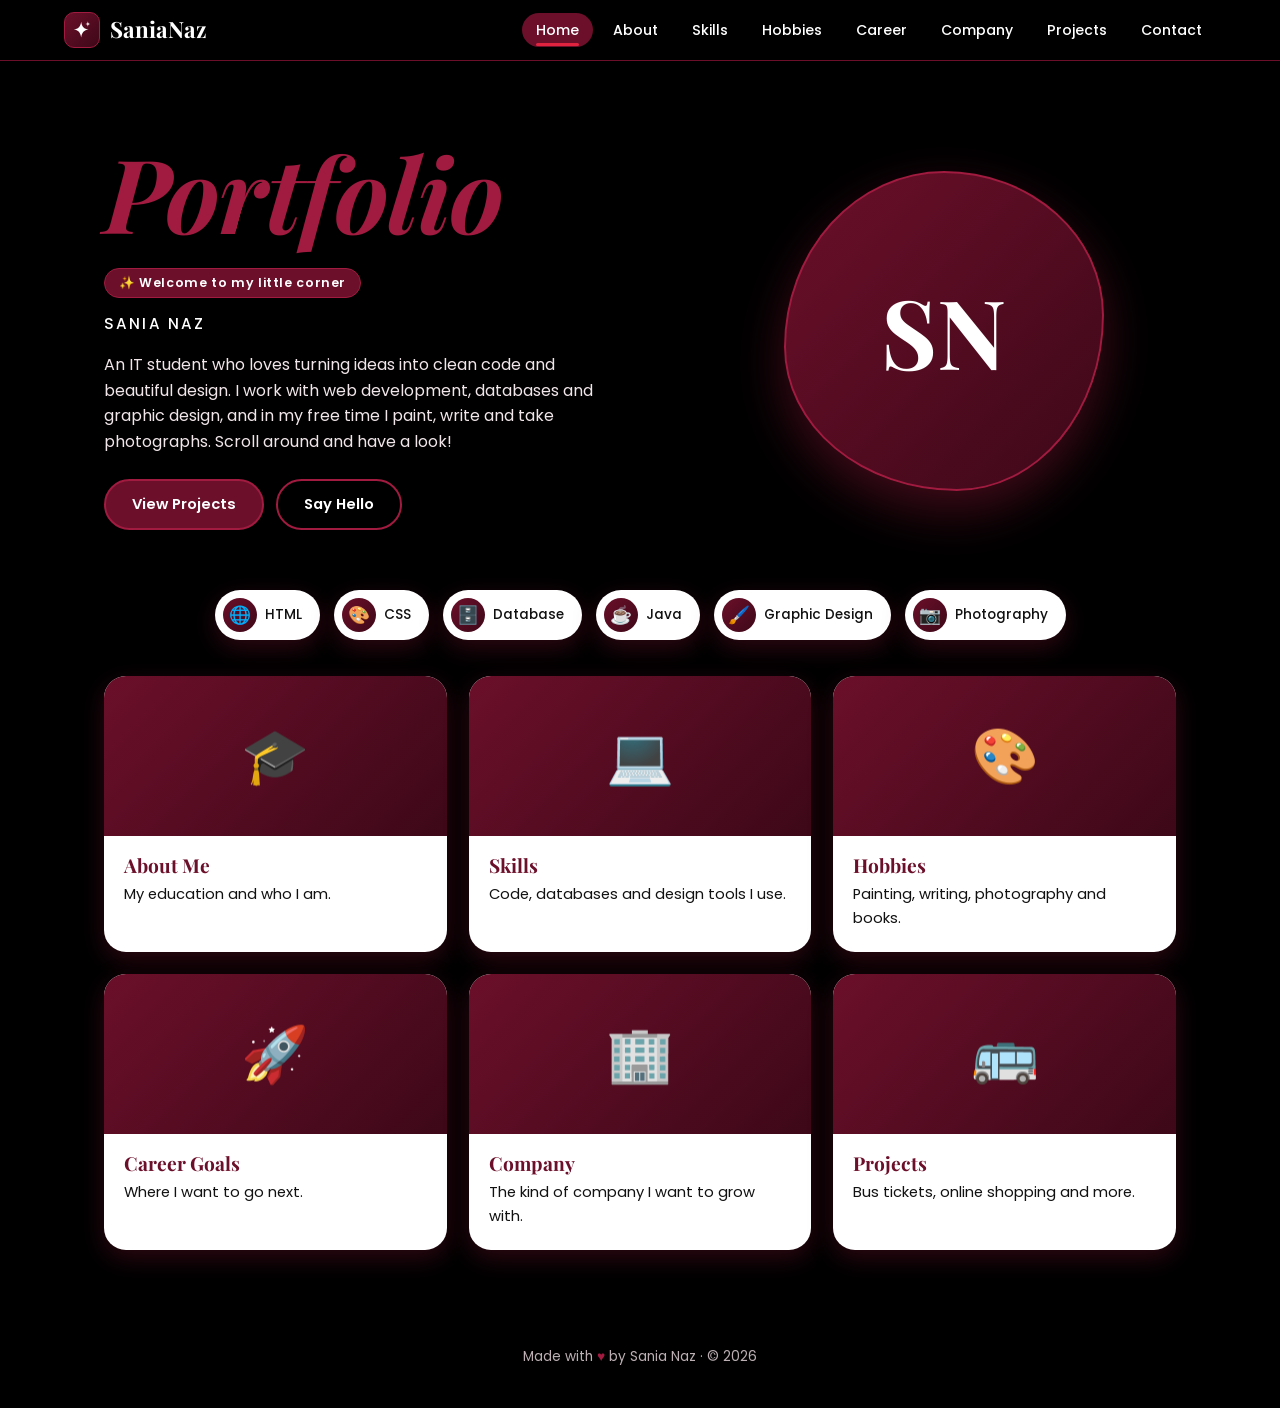
<file: index.html>
<!DOCTYPE html>
<html lang="en">
<head>
<meta charset="UTF-8">
<meta name="viewport" content="width=device-width, initial-scale=1">
<title>Sania Naz | Portfolio</title>
<link rel="preconnect" href="https://fonts.googleapis.com">
<link href="https://fonts.googleapis.com/css2?family=Playfair+Display:ital,wght@0,600;0,700;1,600&family=Poppins:wght@400;500;600&display=swap" rel="stylesheet">
<link rel="icon" href="data:image/svg+xml,%3Csvg xmlns=%27http://www.w3.org/2000/svg%27 viewBox=%270 0 64 64%27%3E%3Crect width=%2764%27 height=%2764%27 rx=%2714%27 fill=%27%236b0f2a%27/%3E%3Cpath fill=%27%23fff%27 d=%27M29 10c2 16 9 23 25 25-16 2-23 9-25 25-2-16-9-23-25-25 16-2 23-9 25-25z%27/%3E%3C/svg%3E">
<link rel="stylesheet" href="style.css">
</head>
<body>
<nav class="nav">
  <a class="logo" href="index.html"><span class="logo-icon"><svg viewBox="0 0 24 24" width="20" height="20" aria-hidden="true"><path fill="#fff" d="M11 2c.8 6 3.4 8.6 9 9.5-5.6.9-8.2 3.5-9 9.5-.8-6-3.4-8.6-9-9.5C7.600 10.600 10.200 8 11 2z"/><path fill="#fff" opacity=".85" d="M19 1.500c.3 2.200 1.100 3 3 3.300-1.900.3-2.700 1.100-3 3.300-.3-2.200-1.100-3-3-3.300 1.900-.3 2.700-1.100 3-3.300z"/></svg></span><span>Sania<span class="nm">Naz</span></span></a>
  <ul>
    <li><a class="active" href="index.html">Home</a></li>
    <li><a href="about.html">About</a></li>
    <li><a href="skills.html">Skills</a></li>
    <li><a href="hobbies.html">Hobbies</a></li>
    <li><a href="career.html">Career</a></li>
    <li><a href="company.html">Company</a></li>
    <li><a href="projects.html">Projects</a></li>
    <li><a href="contact.html">Contact</a></li>
  </ul>
</nav>

<main class="wrap">
  <section class="hero">
    <div>
      <h1><em>Portfolio</em></h1>
      <span class="tag">✨ Welcome to my little corner</span>
      <div class="by">Sania Naz</div>
      <p>An IT student who loves turning ideas into clean code and beautiful design. I work with web development, databases and graphic design, and in my free time I paint, write and take photographs. Scroll around and have a look!</p>
      <div class="btns">
        <a class="btn" href="projects.html">View Projects</a>
        <a class="btn alt" href="contact.html">Say Hello</a>
      </div>
    </div>
    <div class="avatar">SN</div>
  </section>

  <div class="logo-row">
    <div class="logo-chip"><b>🌐</b> HTML</div>
    <div class="logo-chip"><b>🎨</b> CSS</div>
    <div class="logo-chip"><b>🗄️</b> Database</div>
    <div class="logo-chip"><b>☕</b> Java</div>
    <div class="logo-chip"><b>🖌️</b> Graphic Design</div>
    <div class="logo-chip"><b>📷</b> Photography</div>
  </div>

  <div class="masonry">
    <a class="pin" href="about.html"><div class="art c1 h-l">🎓</div><div class="body"><h3>About Me</h3><p>My education and who I am.</p></div></a>
    <a class="pin" href="skills.html"><div class="art c2 h-m">💻</div><div class="body"><h3>Skills</h3><p>Code, databases and design tools I use.</p></div></a>
    <a class="pin" href="hobbies.html"><div class="art c3 h-l">🎨</div><div class="body"><h3>Hobbies</h3><p>Painting, writing, photography and books.</p></div></a>
    <a class="pin" href="career.html"><div class="art c4 h-s">🚀</div><div class="body"><h3>Career Goals</h3><p>Where I want to go next.</p></div></a>
    <a class="pin" href="company.html"><div class="art c5 h-m">🏢</div><div class="body"><h3>Company</h3><p>The kind of company I want to grow with.</p></div></a>
    <a class="pin" href="projects.html"><div class="art c6 h-l">🚌</div><div class="body"><h3>Projects</h3><p>Bus tickets, online shopping and more.</p></div></a>
  </div>
</main>
<footer>Made with <span>♥</span> by Sania Naz · © 2026</footer>
</body>
</html>
</file>
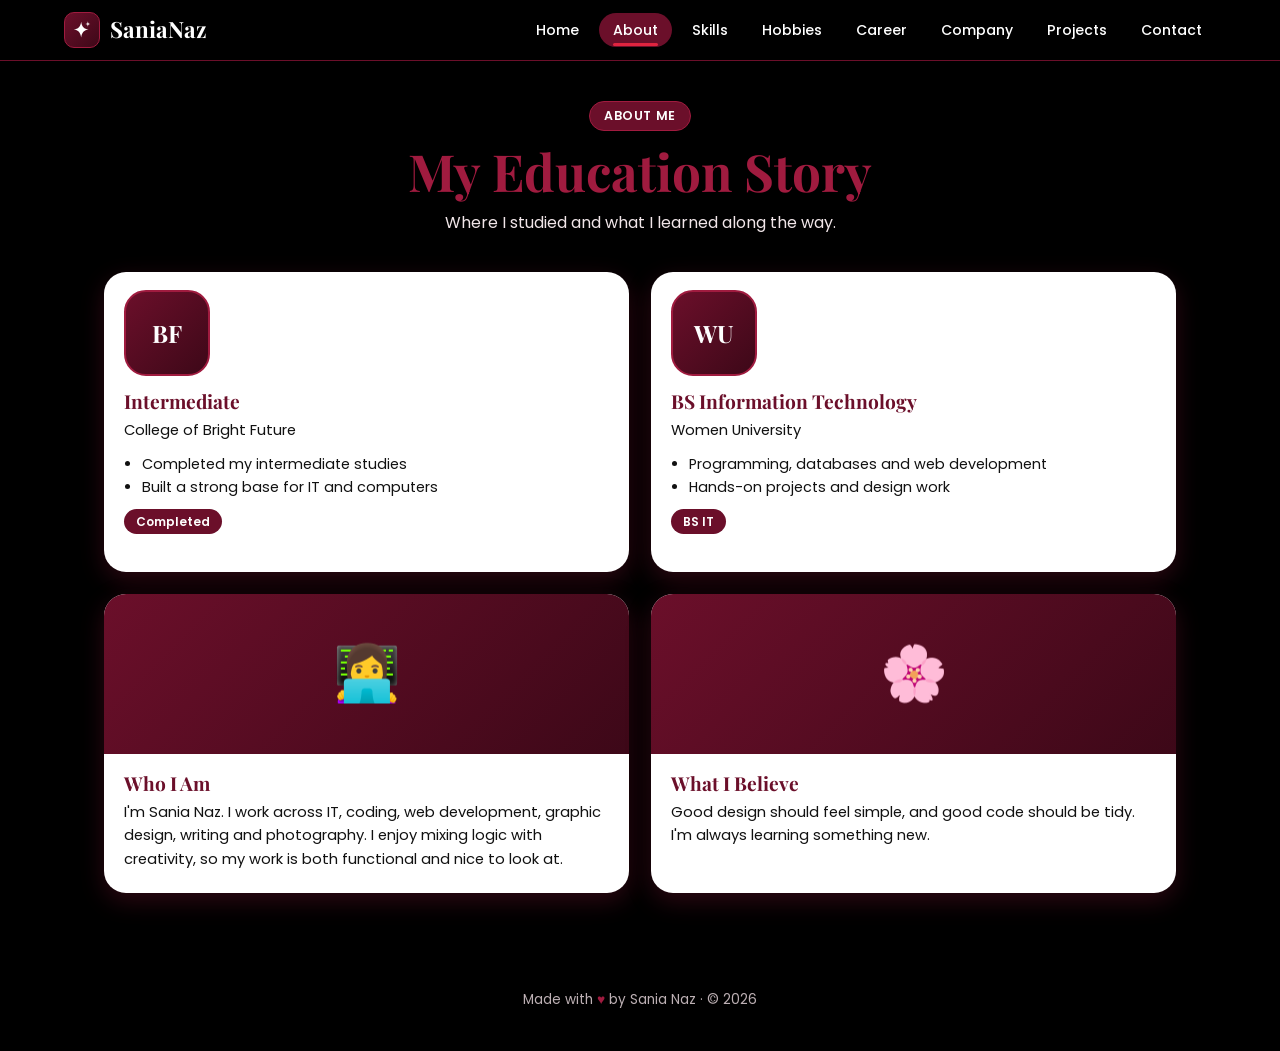
<file: about.html>
<!DOCTYPE html>
<html lang="en">
<head>
<meta charset="UTF-8">
<meta name="viewport" content="width=device-width, initial-scale=1">
<title>About | Sania Naz</title>
<link rel="preconnect" href="https://fonts.googleapis.com">
<link href="https://fonts.googleapis.com/css2?family=Playfair+Display:ital,wght@0,600;0,700;1,600&family=Poppins:wght@400;500;600&display=swap" rel="stylesheet">
<link rel="icon" href="data:image/svg+xml,%3Csvg xmlns=%27http://www.w3.org/2000/svg%27 viewBox=%270 0 64 64%27%3E%3Crect width=%2764%27 height=%2764%27 rx=%2714%27 fill=%27%236b0f2a%27/%3E%3Cpath fill=%27%23fff%27 d=%27M29 10c2 16 9 23 25 25-16 2-23 9-25 25-2-16-9-23-25-25 16-2 23-9 25-25z%27/%3E%3C/svg%3E">
<link rel="stylesheet" href="style.css">
</head>
<body>
<nav class="nav">
  <a class="logo" href="index.html"><span class="logo-icon"><svg viewBox="0 0 24 24" width="20" height="20" aria-hidden="true"><path fill="#fff" d="M11 2c.8 6 3.4 8.6 9 9.5-5.6.9-8.2 3.5-9 9.5-.8-6-3.4-8.6-9-9.5C7.600 10.600 10.200 8 11 2z"/><path fill="#fff" opacity=".85" d="M19 1.500c.3 2.200 1.100 3 3 3.300-1.900.3-2.700 1.100-3 3.300-.3-2.200-1.100-3-3-3.300 1.900-.3 2.700-1.100 3-3.300z"/></svg></span><span>Sania<span class="nm">Naz</span></span></a>
  <ul>
    <li><a href="index.html">Home</a></li>
    <li><a class="active" href="about.html">About</a></li>
    <li><a href="skills.html">Skills</a></li>
    <li><a href="hobbies.html">Hobbies</a></li>
    <li><a href="career.html">Career</a></li>
    <li><a href="company.html">Company</a></li>
    <li><a href="projects.html">Projects</a></li>
    <li><a href="contact.html">Contact</a></li>
  </ul>
</nav>

<main class="wrap">
  <div class="page-title">
    <span class="tag">ABOUT ME</span>
    <h1>My Education Story</h1>
    <p>Where I studied and what I learned along the way.</p>
  </div>

  <div class="masonry cols-2">
    <div class="pin"><div class="body">
      <div class="edu-logo c1">BF</div>
      <h3>Intermediate</h3>
      <p>College of Bright Future</p>
      <ul><li>Completed my intermediate studies</li><li>Built a strong base for IT and computers</li></ul>
      <span class="badge">Completed</span>
    </div></div>

    <div class="pin"><div class="body">
      <div class="edu-logo c2">WU</div>
      <h3>BS Information Technology</h3>
      <p>Women University</p>
      <ul><li>Programming, databases and web development</li><li>Hands-on projects and design work</li></ul>
      <span class="badge">BS IT</span>
    </div></div>

    <div class="pin"><div class="art c4 h-m">👩‍💻</div><div class="body">
      <h3>Who I Am</h3>
      <p>I'm Sania Naz. I work across IT, coding, web development, graphic design, writing and photography. I enjoy mixing logic with creativity, so my work is both functional and nice to look at.</p>
    </div></div>

    <div class="pin"><div class="art c5 h-s">🌸</div><div class="body">
      <h3>What I Believe</h3>
      <p>Good design should feel simple, and good code should be tidy. I'm always learning something new.</p>
    </div></div>
  </div>
</main>
<footer>Made with <span>♥</span> by Sania Naz · © 2026</footer>
</body>
</html>
</file>
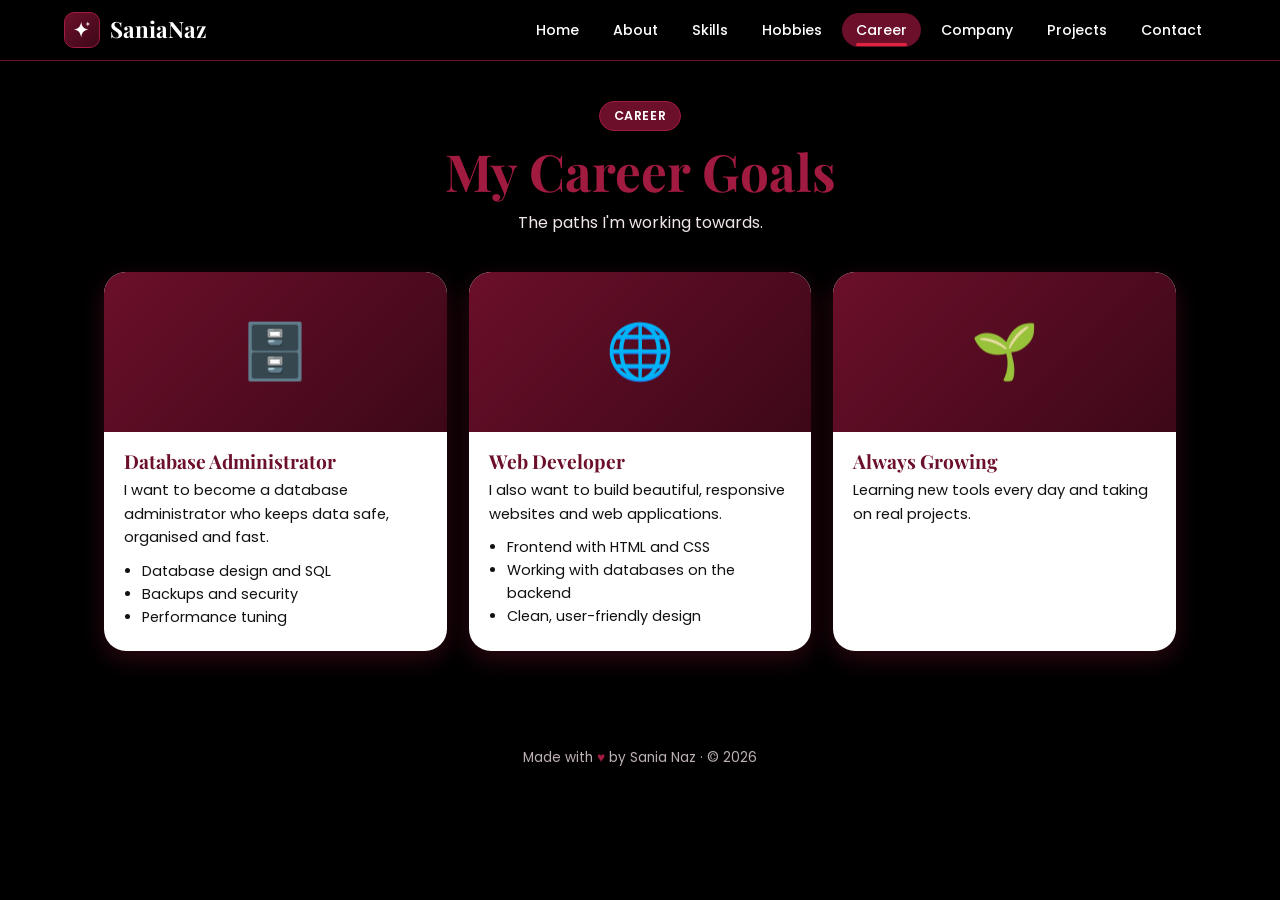
<file: career.html>
<!DOCTYPE html>
<html lang="en">
<head>
<meta charset="UTF-8">
<meta name="viewport" content="width=device-width, initial-scale=1">
<title>Career | Sania Naz</title>
<link rel="preconnect" href="https://fonts.googleapis.com">
<link href="https://fonts.googleapis.com/css2?family=Playfair+Display:ital,wght@0,600;0,700;1,600&family=Poppins:wght@400;500;600&display=swap" rel="stylesheet">
<link rel="icon" href="data:image/svg+xml,%3Csvg xmlns=%27http://www.w3.org/2000/svg%27 viewBox=%270 0 64 64%27%3E%3Crect width=%2764%27 height=%2764%27 rx=%2714%27 fill=%27%236b0f2a%27/%3E%3Cpath fill=%27%23fff%27 d=%27M29 10c2 16 9 23 25 25-16 2-23 9-25 25-2-16-9-23-25-25 16-2 23-9 25-25z%27/%3E%3C/svg%3E">
<link rel="stylesheet" href="style.css">
</head>
<body>
<nav class="nav">
  <a class="logo" href="index.html"><span class="logo-icon"><svg viewBox="0 0 24 24" width="20" height="20" aria-hidden="true"><path fill="#fff" d="M11 2c.8 6 3.4 8.6 9 9.5-5.6.9-8.2 3.5-9 9.5-.8-6-3.4-8.6-9-9.5C7.600 10.600 10.200 8 11 2z"/><path fill="#fff" opacity=".85" d="M19 1.500c.3 2.200 1.100 3 3 3.300-1.900.3-2.700 1.100-3 3.300-.3-2.200-1.100-3-3-3.300 1.900-.3 2.700-1.100 3-3.300z"/></svg></span><span>Sania<span class="nm">Naz</span></span></a>
  <ul>
    <li><a href="index.html">Home</a></li>
    <li><a href="about.html">About</a></li>
    <li><a href="skills.html">Skills</a></li>
    <li><a href="hobbies.html">Hobbies</a></li>
    <li><a class="active" href="career.html">Career</a></li>
    <li><a href="company.html">Company</a></li>
    <li><a href="projects.html">Projects</a></li>
    <li><a href="contact.html">Contact</a></li>
  </ul>
</nav>

<main class="wrap">
  <div class="page-title">
    <span class="tag">CAREER</span>
    <h1>My Career Goals</h1>
    <p>The paths I'm working towards.</p>
  </div>

  <div class="masonry">
    <div class="pin"><div class="art c1 h-l">🗄️</div><div class="body">
      <h3>Database Administrator</h3>
      <p>I want to become a database administrator who keeps data safe, organised and fast.</p>
      <ul><li>Database design and SQL</li><li>Backups and security</li><li>Performance tuning</li></ul>
    </div></div>

    <div class="pin"><div class="art c2 h-l">🌐</div><div class="body">
      <h3>Web Developer</h3>
      <p>I also want to build beautiful, responsive websites and web applications.</p>
      <ul><li>Frontend with HTML and CSS</li><li>Working with databases on the backend</li><li>Clean, user-friendly design</li></ul>
    </div></div>

    <div class="pin"><div class="art c4 h-s">🌱</div><div class="body">
      <h3>Always Growing</h3>
      <p>Learning new tools every day and taking on real projects.</p>
    </div></div>
  </div>
</main>
<footer>Made with <span>♥</span> by Sania Naz · © 2026</footer>
</body>
</html>
</file>
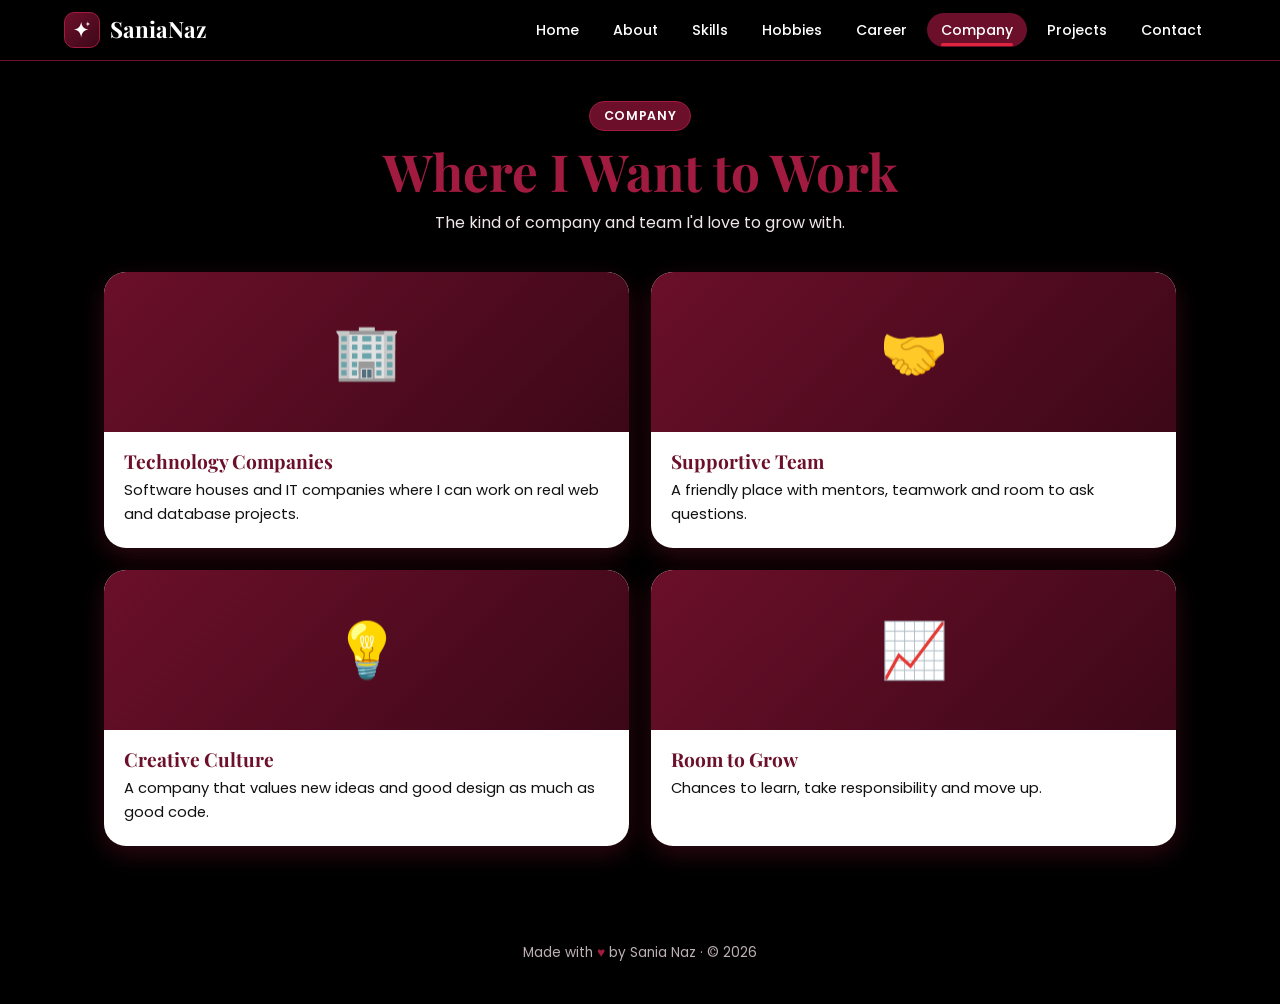
<file: company.html>
<!DOCTYPE html>
<html lang="en">
<head>
<meta charset="UTF-8">
<meta name="viewport" content="width=device-width, initial-scale=1">
<title>Company | Sania Naz</title>
<link rel="preconnect" href="https://fonts.googleapis.com">
<link href="https://fonts.googleapis.com/css2?family=Playfair+Display:ital,wght@0,600;0,700;1,600&family=Poppins:wght@400;500;600&display=swap" rel="stylesheet">
<link rel="icon" href="data:image/svg+xml,%3Csvg xmlns=%27http://www.w3.org/2000/svg%27 viewBox=%270 0 64 64%27%3E%3Crect width=%2764%27 height=%2764%27 rx=%2714%27 fill=%27%236b0f2a%27/%3E%3Cpath fill=%27%23fff%27 d=%27M29 10c2 16 9 23 25 25-16 2-23 9-25 25-2-16-9-23-25-25 16-2 23-9 25-25z%27/%3E%3C/svg%3E">
<link rel="stylesheet" href="style.css">
</head>
<body>
<nav class="nav">
  <a class="logo" href="index.html"><span class="logo-icon"><svg viewBox="0 0 24 24" width="20" height="20" aria-hidden="true"><path fill="#fff" d="M11 2c.8 6 3.4 8.6 9 9.5-5.6.9-8.2 3.5-9 9.5-.8-6-3.4-8.6-9-9.5C7.600 10.600 10.200 8 11 2z"/><path fill="#fff" opacity=".85" d="M19 1.500c.3 2.200 1.100 3 3 3.300-1.900.3-2.700 1.100-3 3.300-.3-2.200-1.100-3-3-3.300 1.900-.3 2.700-1.100 3-3.300z"/></svg></span><span>Sania<span class="nm">Naz</span></span></a>
  <ul>
    <li><a href="index.html">Home</a></li>
    <li><a href="about.html">About</a></li>
    <li><a href="skills.html">Skills</a></li>
    <li><a href="hobbies.html">Hobbies</a></li>
    <li><a href="career.html">Career</a></li>
    <li><a class="active" href="company.html">Company</a></li>
    <li><a href="projects.html">Projects</a></li>
    <li><a href="contact.html">Contact</a></li>
  </ul>
</nav>

<main class="wrap">
  <div class="page-title">
    <span class="tag">COMPANY</span>
    <h1>Where I Want to Work</h1>
    <p>The kind of company and team I'd love to grow with.</p>
  </div>

  <div class="masonry cols-2">
    <div class="pin"><div class="art c5 h-l">🏢</div><div class="body">
      <h3>Technology Companies</h3>
      <p>Software houses and IT companies where I can work on real web and database projects.</p>
    </div></div>

    <div class="pin"><div class="art c3 h-m">🤝</div><div class="body">
      <h3>Supportive Team</h3>
      <p>A friendly place with mentors, teamwork and room to ask questions.</p>
    </div></div>

    <div class="pin"><div class="art c6 h-m">💡</div><div class="body">
      <h3>Creative Culture</h3>
      <p>A company that values new ideas and good design as much as good code.</p>
    </div></div>

    <div class="pin"><div class="art c1 h-s">📈</div><div class="body">
      <h3>Room to Grow</h3>
      <p>Chances to learn, take responsibility and move up.</p>
    </div></div>
  </div>
</main>
<footer>Made with <span>♥</span> by Sania Naz · © 2026</footer>
</body>
</html>
</file>
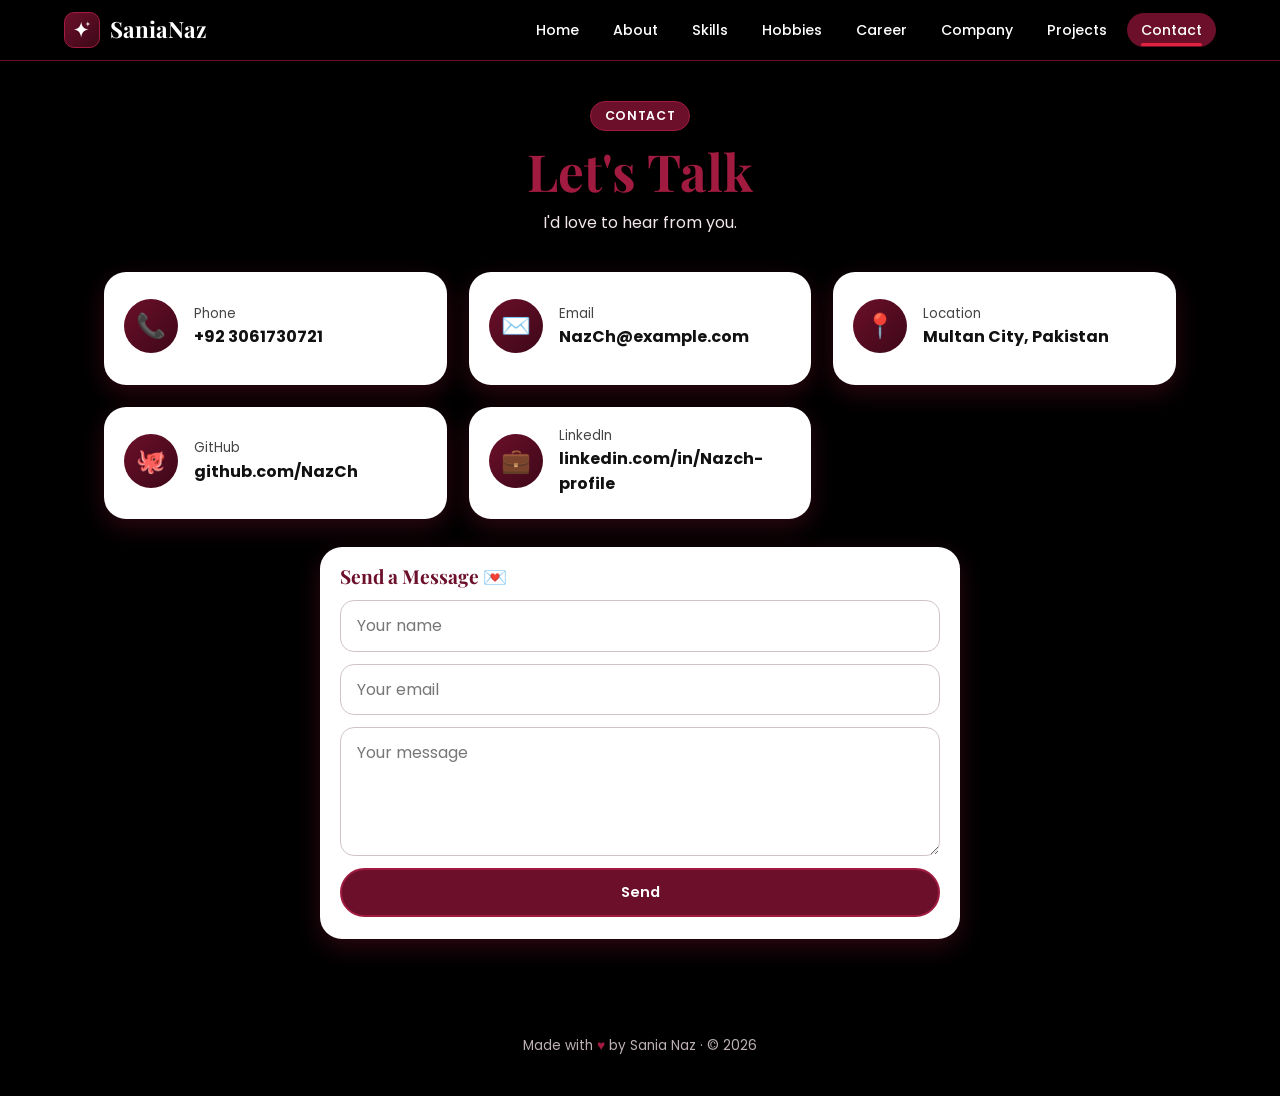
<file: contact.html>
<!DOCTYPE html>
<html lang="en">
<head>
<meta charset="UTF-8">
<meta name="viewport" content="width=device-width, initial-scale=1">
<title>Contact | Sania Naz</title>
<link rel="preconnect" href="https://fonts.googleapis.com">
<link href="https://fonts.googleapis.com/css2?family=Playfair+Display:ital,wght@0,600;0,700;1,600&family=Poppins:wght@400;500;600&display=swap" rel="stylesheet">
<link rel="icon" href="data:image/svg+xml,%3Csvg xmlns=%27http://www.w3.org/2000/svg%27 viewBox=%270 0 64 64%27%3E%3Crect width=%2764%27 height=%2764%27 rx=%2714%27 fill=%27%236b0f2a%27/%3E%3Cpath fill=%27%23fff%27 d=%27M29 10c2 16 9 23 25 25-16 2-23 9-25 25-2-16-9-23-25-25 16-2 23-9 25-25z%27/%3E%3C/svg%3E">
<link rel="stylesheet" href="style.css">
</head>
<body>
<nav class="nav">
  <a class="logo" href="index.html"><span class="logo-icon"><svg viewBox="0 0 24 24" width="20" height="20" aria-hidden="true"><path fill="#fff" d="M11 2c.8 6 3.4 8.6 9 9.5-5.6.9-8.2 3.5-9 9.5-.8-6-3.4-8.6-9-9.5C7.600 10.600 10.200 8 11 2z"/><path fill="#fff" opacity=".85" d="M19 1.500c.3 2.200 1.100 3 3 3.300-1.900.3-2.700 1.100-3 3.300-.3-2.200-1.100-3-3-3.300 1.900-.3 2.700-1.100 3-3.300z"/></svg></span><span>Sania<span class="nm">Naz</span></span></a>
  <ul>
    <li><a href="index.html">Home</a></li>
    <li><a href="about.html">About</a></li>
    <li><a href="skills.html">Skills</a></li>
    <li><a href="hobbies.html">Hobbies</a></li>
    <li><a href="career.html">Career</a></li>
    <li><a href="company.html">Company</a></li>
    <li><a href="projects.html">Projects</a></li>
    <li><a class="active" href="contact.html">Contact</a></li>
  </ul>
</nav>

<main class="wrap">
  <div class="page-title">
    <span class="tag">CONTACT</span>
    <h1>Let's Talk</h1>
    <p>I'd love to hear from you.</p>
  </div>

  <div class="masonry">
    <div class="pin"><div class="body contact-card">
      <div class="ico">📞</div>
      <div><small>Phone</small><strong>+92 3061730721</strong></div>
    </div></div>

    <div class="pin"><div class="body contact-card">
      <div class="ico">✉️</div>
      <div><small>Email</small><strong>NazCh@example.com</strong></div>
    </div></div>

    <div class="pin"><div class="body contact-card">
      <div class="ico">📍</div>
      <div><small>Location</small><strong>Multan City, Pakistan</strong></div>
    </div></div>

    <div class="pin"><div class="body contact-card">
      <div class="ico">🐙</div>
      <div><small>GitHub</small><a href="https://github.com/" target="_blank" rel="noopener"><strong>github.com/NazCh</strong></a></div>
    </div></div>

    <div class="pin"><div class="body contact-card">
      <div class="ico">💼</div>
      <div><small>LinkedIn</small><a href="https://www.linkedin.com/" target="_blank" rel="noopener"><strong>linkedin.com/in/Nazch-profile</strong></a></div>
    </div></div>

  </div>
    <div class="pin form-pin"><div class="body">
    <h3>Send a Message 💌</h3>
    <form action="mailto:yourname@example.com" method="post" enctype="text/plain">
      <input type="text" name="name" placeholder="Your name" required>
      <input type="email" name="email" placeholder="Your email" required>
      <textarea name="message" rows="4" placeholder="Your message" required></textarea>
      <button class="btn" type="submit">Send</button>
    </form>
  </div></div>
</main>
<footer>Made with <span>♥</span> by Sania Naz · © 2026</footer>
</body>
</html>
</file>
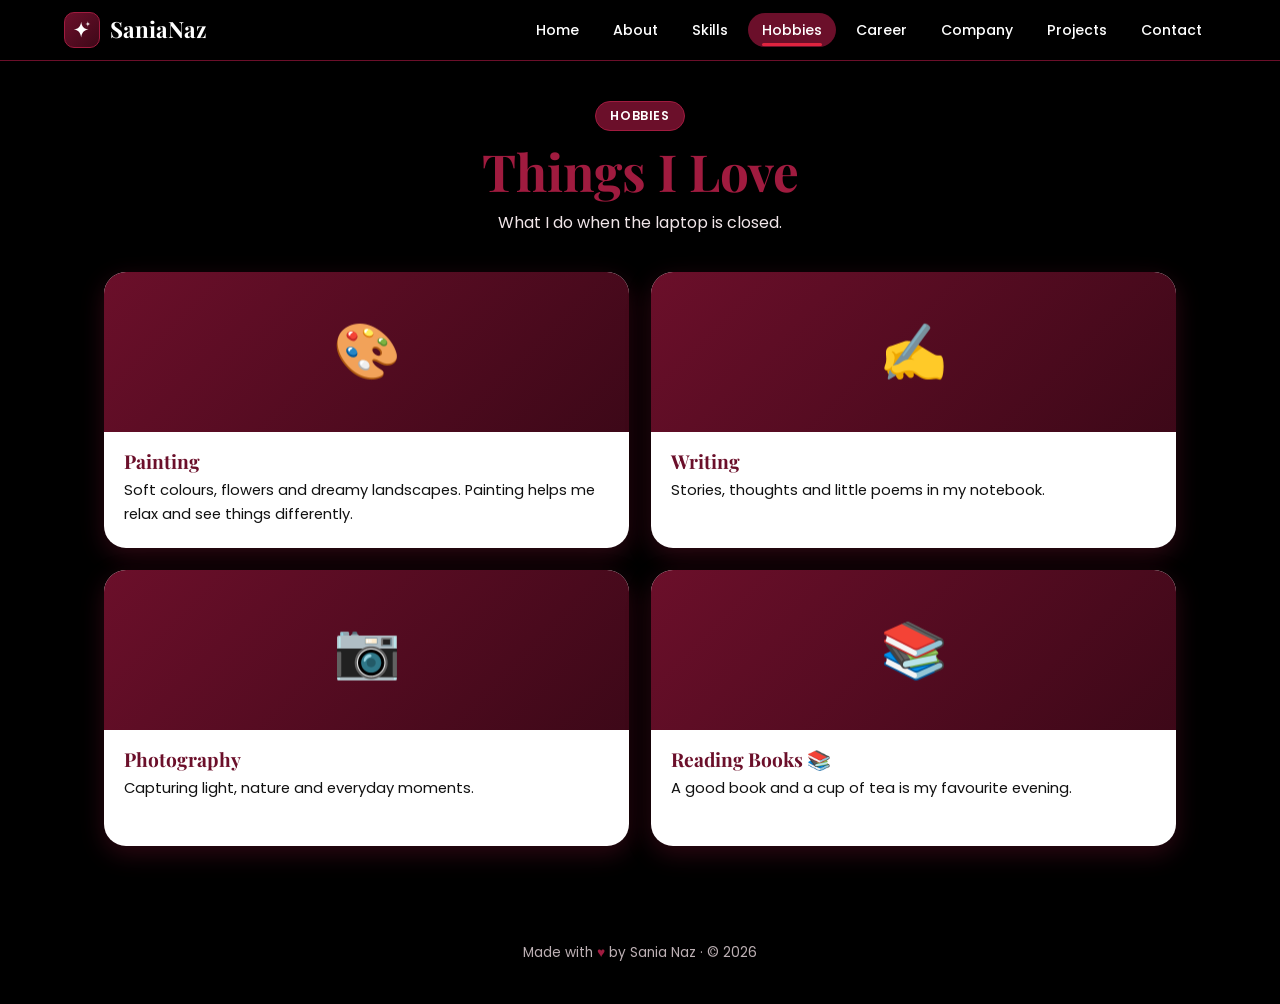
<file: hobbies.html>
<!DOCTYPE html>
<html lang="en">
<head>
<meta charset="UTF-8">
<meta name="viewport" content="width=device-width, initial-scale=1">
<title>Hobbies | Sania Naz</title>
<link rel="preconnect" href="https://fonts.googleapis.com">
<link href="https://fonts.googleapis.com/css2?family=Playfair+Display:ital,wght@0,600;0,700;1,600&family=Poppins:wght@400;500;600&display=swap" rel="stylesheet">
<link rel="icon" href="data:image/svg+xml,%3Csvg xmlns=%27http://www.w3.org/2000/svg%27 viewBox=%270 0 64 64%27%3E%3Crect width=%2764%27 height=%2764%27 rx=%2714%27 fill=%27%236b0f2a%27/%3E%3Cpath fill=%27%23fff%27 d=%27M29 10c2 16 9 23 25 25-16 2-23 9-25 25-2-16-9-23-25-25 16-2 23-9 25-25z%27/%3E%3C/svg%3E">
<link rel="stylesheet" href="style.css">
</head>
<body>
<nav class="nav">
  <a class="logo" href="index.html"><span class="logo-icon"><svg viewBox="0 0 24 24" width="20" height="20" aria-hidden="true"><path fill="#fff" d="M11 2c.8 6 3.4 8.6 9 9.5-5.6.9-8.2 3.5-9 9.5-.8-6-3.4-8.6-9-9.5C7.600 10.600 10.200 8 11 2z"/><path fill="#fff" opacity=".85" d="M19 1.500c.3 2.200 1.100 3 3 3.300-1.900.3-2.700 1.100-3 3.300-.3-2.200-1.100-3-3-3.300 1.900-.3 2.700-1.100 3-3.300z"/></svg></span><span>Sania<span class="nm">Naz</span></span></a>
  <ul>
    <li><a href="index.html">Home</a></li>
    <li><a href="about.html">About</a></li>
    <li><a href="skills.html">Skills</a></li>
    <li><a class="active" href="hobbies.html">Hobbies</a></li>
    <li><a href="career.html">Career</a></li>
    <li><a href="company.html">Company</a></li>
    <li><a href="projects.html">Projects</a></li>
    <li><a href="contact.html">Contact</a></li>
  </ul>
</nav>

<main class="wrap">
  <div class="page-title">
    <span class="tag">HOBBIES</span>
    <h1>Things I Love</h1>
    <p>What I do when the laptop is closed.</p>
  </div>

  <div class="masonry cols-2">
    <div class="pin"><div class="art c1 h-l">🎨</div><div class="body"><h3>Painting</h3><p>Soft colours, flowers and dreamy landscapes. Painting helps me relax and see things differently.</p></div></div>
    <div class="pin"><div class="art c2 h-m">✍️</div><div class="body"><h3>Writing</h3><p>Stories, thoughts and little poems in my notebook.</p></div></div>
    <div class="pin"><div class="art c3 h-m">📷</div><div class="body"><h3>Photography</h3><p>Capturing light, nature and everyday moments.</p></div></div>
    <div class="pin"><div class="art c4 h-l">📚</div><div class="body"><h3>Reading Books 📚</h3><p>A good book and a cup of tea is my favourite evening.</p></div></div>
  </div>
</main>
<footer>Made with <span>♥</span> by Sania Naz · © 2026</footer>
</body>
</html>
</file>
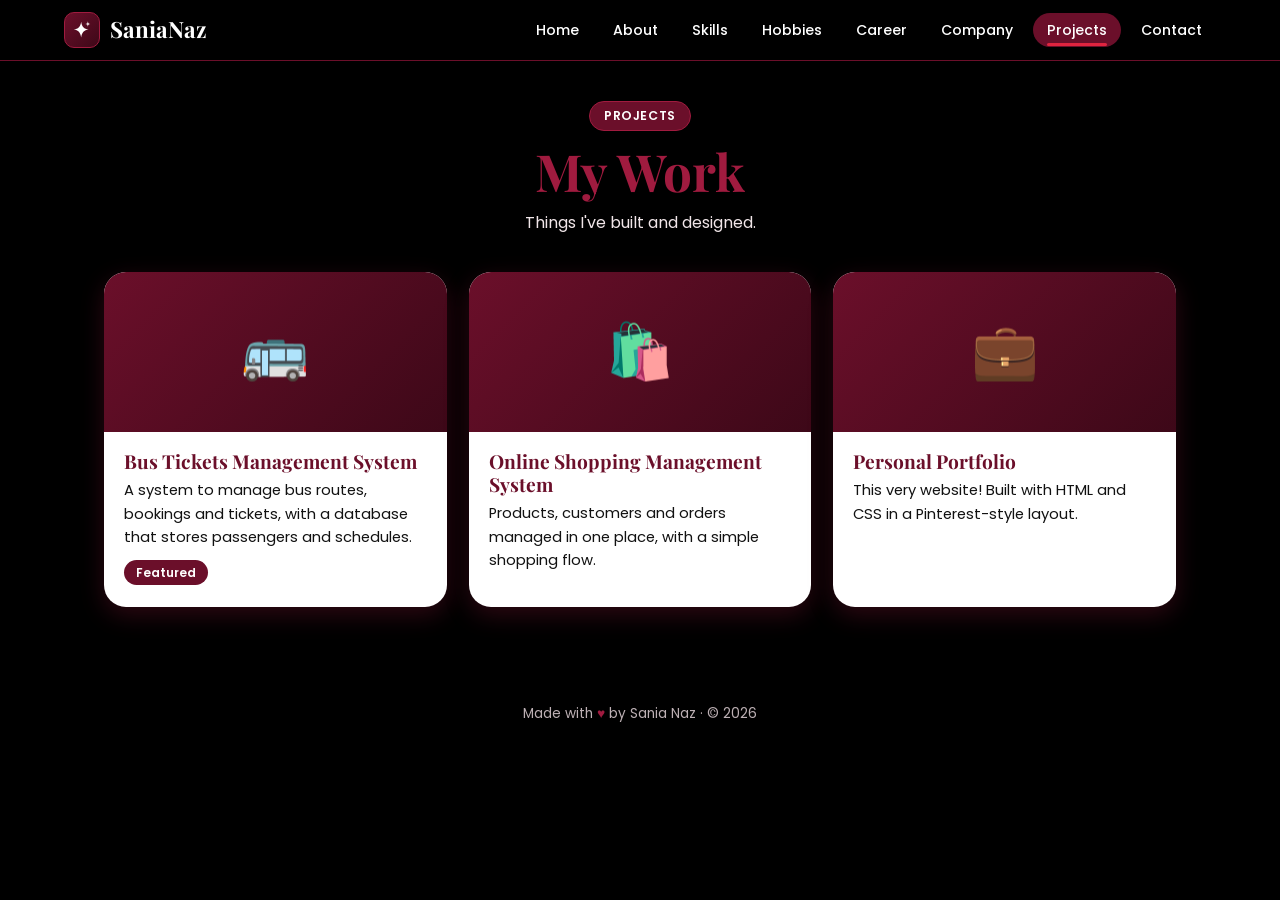
<file: projects.html>
<!DOCTYPE html>
<html lang="en">
<head>
<meta charset="UTF-8">
<meta name="viewport" content="width=device-width, initial-scale=1">
<title>Projects | Sania Naz</title>
<link rel="preconnect" href="https://fonts.googleapis.com">
<link href="https://fonts.googleapis.com/css2?family=Playfair+Display:ital,wght@0,600;0,700;1,600&family=Poppins:wght@400;500;600&display=swap" rel="stylesheet">
<link rel="icon" href="data:image/svg+xml,%3Csvg xmlns=%27http://www.w3.org/2000/svg%27 viewBox=%270 0 64 64%27%3E%3Crect width=%2764%27 height=%2764%27 rx=%2714%27 fill=%27%236b0f2a%27/%3E%3Cpath fill=%27%23fff%27 d=%27M29 10c2 16 9 23 25 25-16 2-23 9-25 25-2-16-9-23-25-25 16-2 23-9 25-25z%27/%3E%3C/svg%3E">
<link rel="stylesheet" href="style.css">
</head>
<body>
<nav class="nav">
  <a class="logo" href="index.html"><span class="logo-icon"><svg viewBox="0 0 24 24" width="20" height="20" aria-hidden="true"><path fill="#fff" d="M11 2c.8 6 3.4 8.6 9 9.5-5.6.9-8.2 3.5-9 9.5-.8-6-3.4-8.6-9-9.5C7.600 10.600 10.200 8 11 2z"/><path fill="#fff" opacity=".85" d="M19 1.500c.3 2.200 1.100 3 3 3.300-1.900.3-2.700 1.100-3 3.300-.3-2.200-1.100-3-3-3.300 1.900-.3 2.700-1.100 3-3.300z"/></svg></span><span>Sania<span class="nm">Naz</span></span></a>
  <ul>
    <li><a href="index.html">Home</a></li>
    <li><a href="about.html">About</a></li>
    <li><a href="skills.html">Skills</a></li>
    <li><a href="hobbies.html">Hobbies</a></li>
    <li><a href="career.html">Career</a></li>
    <li><a href="company.html">Company</a></li>
    <li><a class="active" href="projects.html">Projects</a></li>
    <li><a href="contact.html">Contact</a></li>
  </ul>
</nav>

<main class="wrap">
  <div class="page-title">
    <span class="tag">PROJECTS</span>
    <h1>My Work</h1>
    <p>Things I've built and designed.</p>
  </div>

  <div class="masonry">
    <div class="pin"><div class="art c1 h-l">🚌</div><div class="body">
      <h3>Bus Tickets Management System</h3>
      <p>A system to manage bus routes, bookings and tickets, with a database that stores passengers and schedules.</p>
      <span class="badge">Featured</span>
    </div></div>

    <div class="pin"><div class="art c2 h-m">🛍️</div><div class="body">
      <h3>Online Shopping Management System</h3>
      <p>Products, customers and orders managed in one place, with a simple shopping flow.</p>
    </div></div>

    <div class="pin"><div class="art c6 h-m">💼</div><div class="body">
      <h3>Personal Portfolio</h3>
      <p>This very website! Built with HTML and CSS in a Pinterest-style layout.</p>
    </div></div>
  </div>
</main>
<footer>Made with <span>♥</span> by Sania Naz · © 2026</footer>
</body>
</html>
</file>
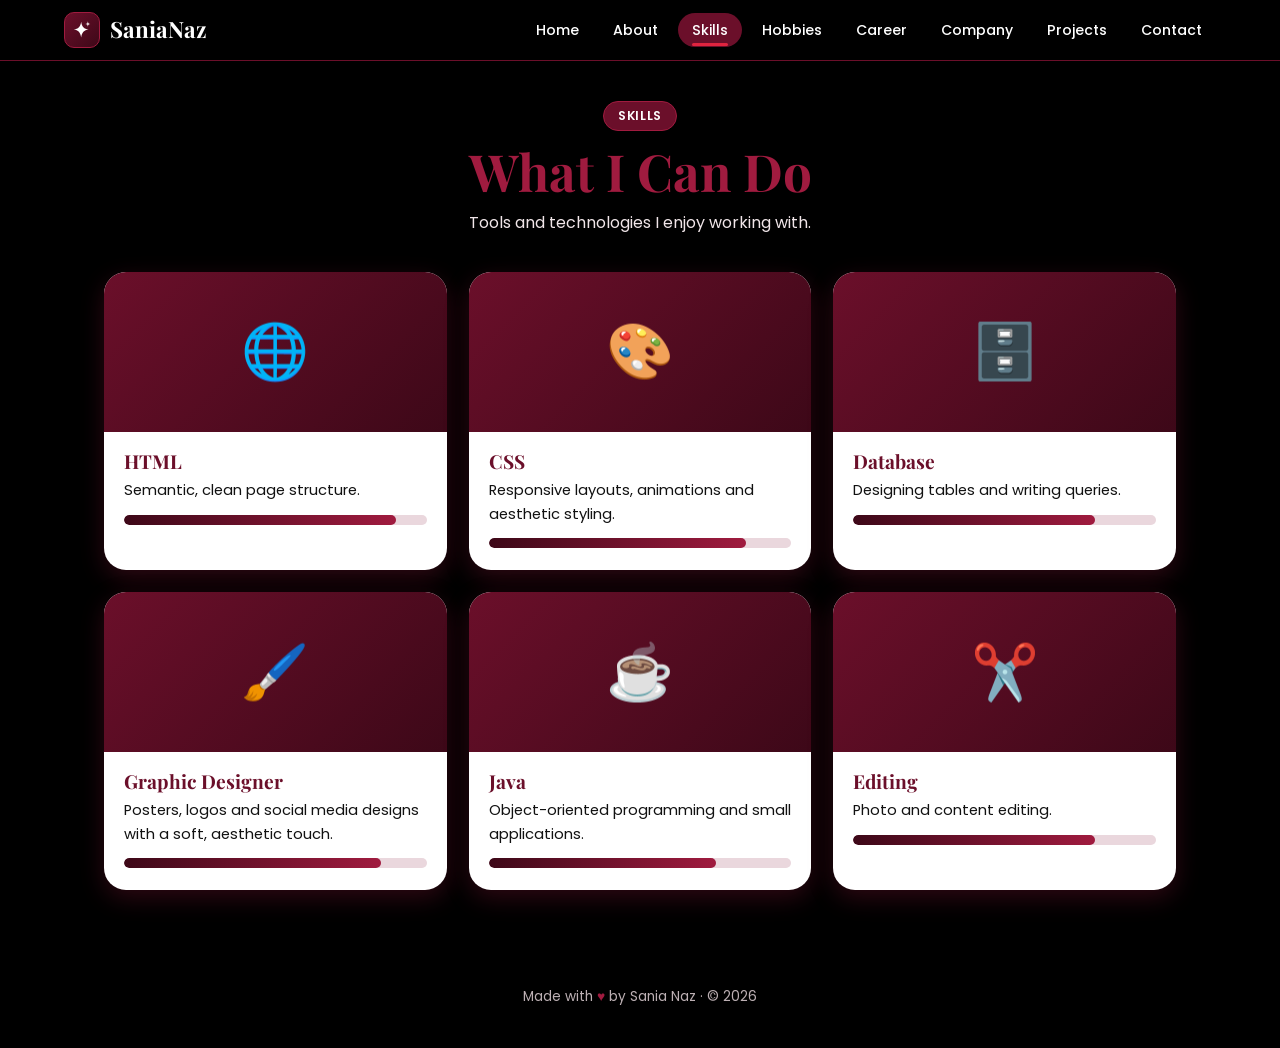
<file: skills.html>
<!DOCTYPE html>
<html lang="en">
<head>
<meta charset="UTF-8">
<meta name="viewport" content="width=device-width, initial-scale=1">
<title>Skills | Sania Naz</title>
<link rel="preconnect" href="https://fonts.googleapis.com">
<link href="https://fonts.googleapis.com/css2?family=Playfair+Display:ital,wght@0,600;0,700;1,600&family=Poppins:wght@400;500;600&display=swap" rel="stylesheet">
<link rel="icon" href="data:image/svg+xml,%3Csvg xmlns=%27http://www.w3.org/2000/svg%27 viewBox=%270 0 64 64%27%3E%3Crect width=%2764%27 height=%2764%27 rx=%2714%27 fill=%27%236b0f2a%27/%3E%3Cpath fill=%27%23fff%27 d=%27M29 10c2 16 9 23 25 25-16 2-23 9-25 25-2-16-9-23-25-25 16-2 23-9 25-25z%27/%3E%3C/svg%3E">
<link rel="stylesheet" href="style.css">
</head>
<body>
<nav class="nav">
  <a class="logo" href="index.html"><span class="logo-icon"><svg viewBox="0 0 24 24" width="20" height="20" aria-hidden="true"><path fill="#fff" d="M11 2c.8 6 3.4 8.6 9 9.5-5.6.9-8.2 3.5-9 9.5-.8-6-3.4-8.6-9-9.5C7.600 10.600 10.200 8 11 2z"/><path fill="#fff" opacity=".85" d="M19 1.500c.3 2.200 1.100 3 3 3.300-1.900.3-2.700 1.100-3 3.300-.3-2.200-1.100-3-3-3.300 1.900-.3 2.700-1.100 3-3.300z"/></svg></span><span>Sania<span class="nm">Naz</span></span></a>
  <ul>
    <li><a href="index.html">Home</a></li>
    <li><a href="about.html">About</a></li>
    <li><a class="active" href="skills.html">Skills</a></li>
    <li><a href="hobbies.html">Hobbies</a></li>
    <li><a href="career.html">Career</a></li>
    <li><a href="company.html">Company</a></li>
    <li><a href="projects.html">Projects</a></li>
    <li><a href="contact.html">Contact</a></li>
  </ul>
</nav>

<main class="wrap">
  <div class="page-title">
    <span class="tag">SKILLS</span>
    <h1>What I Can Do</h1>
    <p>Tools and technologies I enjoy working with.</p>
  </div>

  <div class="masonry">
    <div class="pin"><div class="art c1 h-s">🌐</div><div class="body"><h3>HTML</h3><p>Semantic, clean page structure.</p><div class="bar"><i style="width:90%"></i></div></div></div>
    <div class="pin"><div class="art c2 h-m">🎨</div><div class="body"><h3>CSS</h3><p>Responsive layouts, animations and aesthetic styling.</p><div class="bar"><i style="width:85%"></i></div></div></div>
    <div class="pin"><div class="art c3 h-s">🗄️</div><div class="body"><h3>Database</h3><p>Designing tables and writing queries.</p><div class="bar"><i style="width:80%"></i></div></div></div>
    <div class="pin"><div class="art c4 h-l">🖌️</div><div class="body"><h3>Graphic Designer</h3><p>Posters, logos and social media designs with a soft, aesthetic touch.</p><div class="bar"><i style="width:85%"></i></div></div></div>
    <div class="pin"><div class="art c5 h-m">☕</div><div class="body"><h3>Java</h3><p>Object-oriented programming and small applications.</p><div class="bar"><i style="width:75%"></i></div></div></div>
    <div class="pin"><div class="art c6 h-s">✂️</div><div class="body"><h3>Editing</h3><p>Photo and content editing.</p><div class="bar"><i style="width:80%"></i></div></div></div>
  </div>
</main>
<footer>Made with <span>♥</span> by Sania Naz · © 2026</footer>
</body>
</html>
</file>
<file: style.css>
/* Sania Naz Portfolio - black / dark maroon / white, Pinterest-style equal cards */
:root {
  --bg: #000;
  --maroon: #a01b3f;        /* headings on black */
  --maroon-deep: #6b0f2a;   /* icon & logo backgrounds */
  --maroon-dark: #3d0818;   /* darkest maroon */
  --white: #fff;
  --text-light: #f1e6e9;    /* text on black */
  --text-dark: #111;        /* text on white cards */
  --card-shadow: 0 8px 24px rgba(160, 27, 63, 0.28);
}
* { box-sizing: border-box; margin: 0; padding: 0; }
html { scroll-behavior: smooth; }
body {
  font-family: 'Poppins', 'Segoe UI', sans-serif;
  color: var(--text-light);
  background: #000;
  min-height: 100vh;
  line-height: 1.6;
}
h1, h2, h3 { font-family: 'Playfair Display', Georgia, serif; line-height: 1.2; color: var(--maroon); }
a { color: inherit; text-decoration: none; }

/* NAV */
.nav {
  position: sticky; top: 0; z-index: 10;
  display: flex; align-items: center; justify-content: space-between; flex-wrap: wrap;
  gap: 10px; padding: 12px 5vw;
  background: rgba(0,0,0,.92); backdrop-filter: blur(10px);
  border-bottom: 1px solid var(--maroon-deep);
}
.logo { display: flex; align-items: center; gap: 10px; font-family: 'Playfair Display', Georgia, serif; font-size: 1.4rem; font-weight: 700; color: var(--white); }
.logo .nm { color: #fff; }
.logo-icon {
  width: 36px; height: 36px; border-radius: 10px; flex: none;
  display: flex; align-items: center; justify-content: center;
  background: linear-gradient(135deg, var(--maroon-deep), var(--maroon-dark));
  border: 1px solid var(--maroon);
  color: #fff;
}
.nav ul { display: flex; gap: 6px; list-style: none; flex-wrap: wrap; }
.nav ul a {
  position: relative; padding: 7px 14px; border-radius: 999px; font-size: .88rem; font-weight: 500; color: var(--white);
  transition: background .2s;
}
/* red line under the link: shows on hover, on click/press, on keyboard focus and on the current page */
.nav ul a::after {
  content: ""; position: absolute; left: 14px; right: 14px; bottom: 1px; height: 3px; border-radius: 3px;
  background: #e0243f; transform: scaleX(0); transition: transform .2s;
}
.nav ul a:hover, .nav ul a:focus-visible, .nav ul a:active { background: var(--maroon-deep); outline: none; }
.nav ul a:hover::after, .nav ul a:focus-visible::after, .nav ul a:active::after, .nav ul a.active::after { transform: scaleX(1); }
.nav ul a.active { background: var(--maroon-deep); }

/* LAYOUT */
.wrap { max-width: 1200px; margin: 0 auto; padding: 40px 5vw 70px; }
.page-title { text-align: center; margin-bottom: 36px; }
.page-title h1 { font-size: clamp(2rem, 5vw, 3.2rem); }
.page-title p { color: var(--text-light); margin-top: 8px; }
.tag {
  display: inline-block; padding: 4px 14px; border-radius: 999px;
  background: var(--maroon-deep); border: 1px solid var(--maroon); color: #fff;
  font-size: .78rem; font-weight: 600; letter-spacing: .05em; margin-bottom: 10px;
}

/* EQUAL-SIZE PINTEREST-STYLE CARD GRID (all pages) */
.masonry { display: grid; grid-template-columns: repeat(3, 1fr); grid-auto-rows: 1fr; gap: 22px; }
.masonry.cols-2 { grid-template-columns: repeat(2, 1fr); }
@media (max-width: 900px) { .masonry { grid-template-columns: repeat(2, 1fr); } }
@media (max-width: 560px) { .masonry, .masonry.cols-2 { grid-template-columns: 1fr; } }
.pin {
  display: flex; flex-direction: column;
  border-radius: 22px; overflow: hidden;
  background: #fff; color: var(--text-dark); box-shadow: var(--card-shadow);
  transition: transform .25s, box-shadow .25s;
}
.pin:hover { transform: translateY(-6px); box-shadow: 0 16px 34px rgba(160,27,63,.45); }
.pin .art {
  height: 160px; flex: none;
  display: flex; align-items: center; justify-content: center; font-size: 3.4rem;
}
.pin .body { padding: 18px 20px 22px; flex: 1; }
.pin h3 { font-size: 1.2rem; margin-bottom: 6px; color: var(--maroon-deep); }
.pin p { font-size: .92rem; color: var(--text-dark); }
.pin ul { margin: 10px 0 0 18px; color: var(--text-dark); font-size: .9rem; }
/* icon / logo backgrounds: dark maroon */
.c1, .c2, .c3, .c4, .c5, .c6 { background: linear-gradient(135deg, var(--maroon-deep), var(--maroon-dark)); }

/* HERO */
.hero { display: grid; grid-template-columns: 1.1fr .9fr; gap: 40px; align-items: center; padding: 30px 0 50px; }
@media (max-width: 800px) { .hero { grid-template-columns: 1fr; text-align: center; } }
.hero h1 { font-size: clamp(3.6rem, 10vw, 6.4rem); margin: 0 0 14px; color: var(--maroon); letter-spacing: -.01em; }
.hero h1 em { font-style: italic; color: var(--maroon); }
.hero .by { font-size: .95rem; letter-spacing: .14em; text-transform: uppercase; color: var(--white); margin: 4px 0 16px; font-weight: 500; }
.hero p { color: var(--text-light); max-width: 520px; }
@media (max-width: 800px) { .hero p { margin: 0 auto; } }
.btns { display: flex; gap: 12px; margin-top: 24px; flex-wrap: wrap; }
@media (max-width: 800px) { .btns { justify-content: center; } }
.btn {
  padding: 12px 26px; border-radius: 999px; font-weight: 600; font-size: .92rem;
  background: var(--maroon-deep); border: 2px solid var(--maroon); color: #fff;
  transition: transform .2s;
}
.btn:hover { transform: translateY(-3px); }
.btn.alt { background: transparent; color: #fff; }
.avatar {
  width: min(320px, 70vw); aspect-ratio: 1; margin: 0 auto; border-radius: 50% 50% 46% 54% / 55% 45% 55% 45%;
  background: linear-gradient(135deg, var(--maroon-deep), var(--maroon-dark));
  border: 2px solid var(--maroon);
  display: flex; align-items: center; justify-content: center;
  font-family: 'Playfair Display', serif; font-size: 6rem; color: #fff; font-weight: 700;
  box-shadow: 0 20px 50px rgba(160,27,63,.4);
  animation: float 6s ease-in-out infinite;
}
@keyframes float { 50% { transform: translateY(-14px); } }
.logo-row { display: flex; gap: 14px; justify-content: center; flex-wrap: wrap; margin: 10px 0 36px; }
.logo-chip {
  display: flex; align-items: center; gap: 8px; padding: 8px 18px 8px 8px; border-radius: 999px;
  background: #fff; color: var(--text-dark); box-shadow: var(--card-shadow); font-size: .85rem; font-weight: 500;
}
.logo-chip b {
  width: 34px; height: 34px; border-radius: 50%; display: flex; align-items: center; justify-content: center;
  background: linear-gradient(135deg, var(--maroon-deep), var(--maroon-dark)); font-size: 1.1rem;
}

/* EDUCATION */
.edu-logo {
  width: 86px; height: 86px; border-radius: 22px; display: flex; align-items: center; justify-content: center;
  font-family: 'Playfair Display', serif; font-weight: 700; font-size: 1.5rem; color: #fff; margin-bottom: 14px;
  border: 2px solid var(--maroon);
}
.badge { display: inline-block; margin-top: 10px; padding: 3px 12px; border-radius: 999px; background: var(--maroon-deep); color: #fff; font-size: .75rem; font-weight: 600; }

/* SKILLS */
.bar { height: 10px; border-radius: 999px; background: #ead7dd; margin-top: 12px; overflow: hidden; }
.bar i { display: block; height: 100%; border-radius: 999px; background: linear-gradient(90deg, var(--maroon-dark), var(--maroon)); }

/* CONTACT */
.contact-card { display: flex; align-items: center; gap: 16px; }
.pin .body.contact-card { flex: 1; }
.contact-card .ico {
  flex: none; width: 54px; height: 54px; border-radius: 50%; display: flex; align-items: center; justify-content: center;
  font-size: 1.5rem; background: linear-gradient(135deg, var(--maroon-deep), var(--maroon-dark));
}
.contact-card small { color: #444; display: block; }
.contact-card strong { color: var(--text-dark); word-break: break-word; }
.form-pin { max-width: 640px; margin: 28px auto 0; }
form { display: grid; gap: 12px; margin-top: 12px; }
input, textarea {
  width: 100%; padding: 12px 16px; border: 1.5px solid #cfc3c7; border-radius: 14px;
  font: inherit; background: #fff; color: var(--text-dark); outline: none;
}
input::placeholder, textarea::placeholder { color: #777; }
input:focus, textarea:focus { border-color: var(--maroon); }
button.btn { cursor: pointer; font-family: inherit; }

/* FOOTER */
footer { text-align: center; padding: 26px 5vw 40px; color: #bdb0b4; font-size: .85rem; }
footer span { color: var(--maroon); }
</file>
